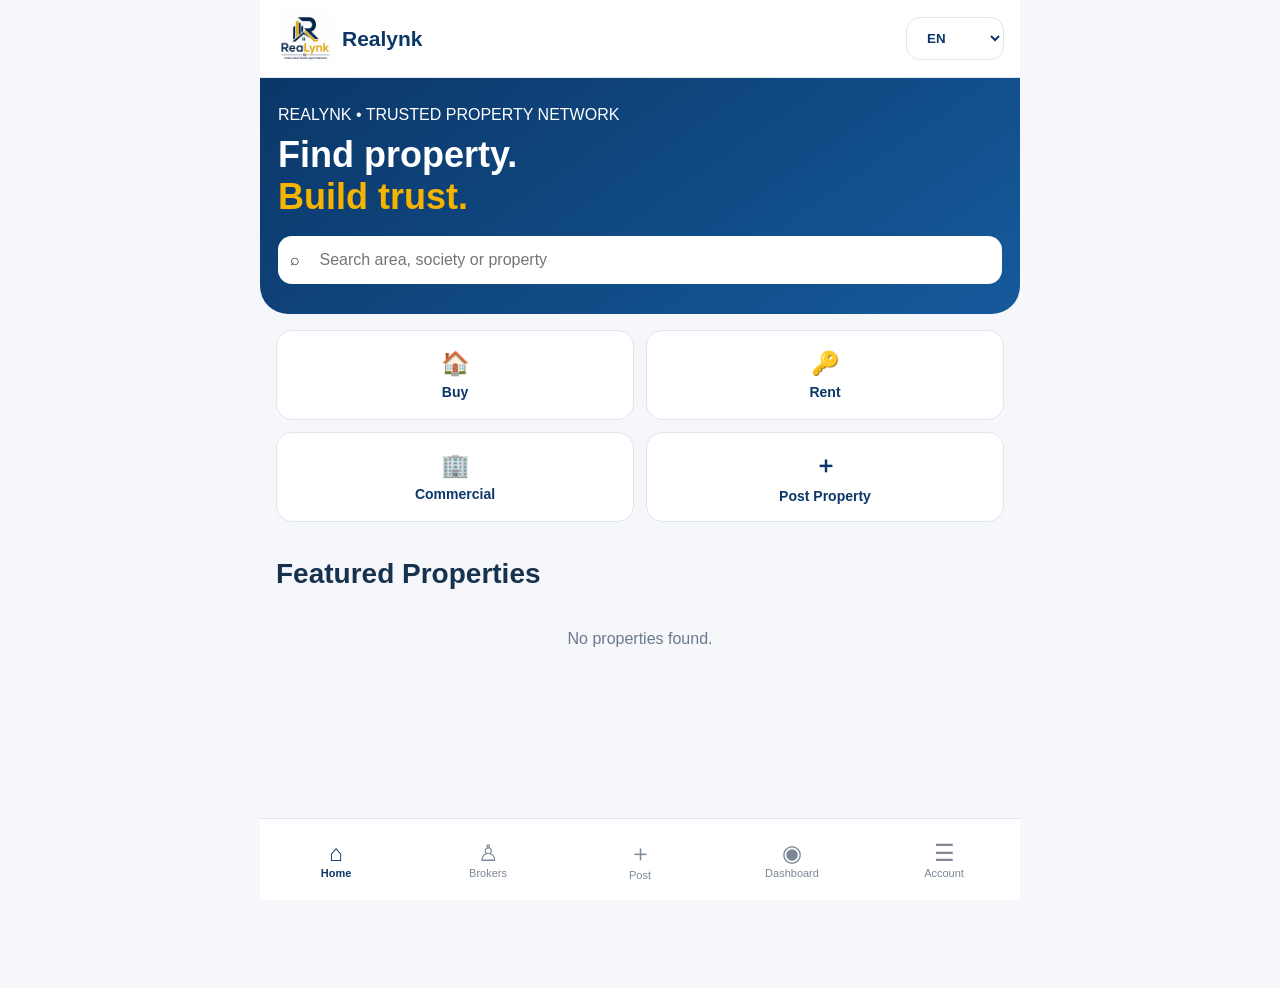
<file: fixed.html>
<!doctype html>
<html lang="en"><head><meta charset="utf-8"><meta name="viewport" content="width=device-width,initial-scale=1,viewport-fit=cover"><meta name="theme-color" content="#0b3768"><title>Realynk - Trusted Property Network</title><style>:root{--navy:#0b3768;--gold:#f4b400;--bg:#f5f7fb;--text:#17324d;--line:#dfe6ee;--muted:#6b7a8c}*{box-sizing:border-box}html,body{margin:0;padding:0;background:var(--bg);color:var(--text);font-family:Arial,sans-serif}body{padding-bottom:88px}.app{max-width:760px;margin:auto;min-height:100vh}.top{height:78px;background:#fff;border-bottom:1px solid var(--line);display:flex;align-items:center;justify-content:space-between;padding:8px 16px;position:sticky;top:0;z-index:10}.brand{display:flex;align-items:center;gap:8px;color:var(--navy);font-weight:800;font-size:21px}.logo{width:58px;height:58px;object-fit:contain}.lang{border:1px solid var(--line);border-radius:14px;background:#fff;padding:12px 16px;color:var(--navy);font-weight:700}.screen{display:none;padding-bottom:20px}.screen.active{display:block}.hero{background:linear-gradient(145deg,#0b3768,#155a9c);color:#fff;padding:28px 18px 30px;border-radius:0 0 28px 28px}.hero h1{font-size:36px;margin:10px 0 18px}.hero h1 span{color:var(--gold)}.search{background:#fff;border-radius:14px;padding:0 12px;color:#333}.search input{border:0;outline:0;width:90%;padding:15px;font-size:16px}.quick{display:grid;grid-template-columns:1fr 1fr;gap:12px;padding:16px}.quick button,.panel{background:#fff;border:1px solid var(--line);border-radius:16px}.quick button{min-height:90px;color:var(--navy);font-weight:800;font-size:23px}.quick b{display:block;font-size:14px;margin-top:7px}.page{padding:16px}.page h2{font-size:28px;margin:4px 0 16px}.panel{padding:16px;margin:12px 0}.field{margin:14px 0}.field label{display:block;font-weight:700;margin-bottom:7px}.field input,.field textarea,.field select{width:100%;padding:14px;border:1px solid #cfd9e5;border-radius:11px;background:#fff;outline:none;font-size:16px}.field textarea{min-height:110px;resize:vertical}.primary,.back{border-radius:11px;padding:14px;font-weight:800}.primary{border:0;background:var(--navy);color:#fff}.back{background:#fff;border:1px solid var(--line);color:var(--navy);font-size:20px}.full{width:100%}.stats{display:grid;grid-template-columns:repeat(3,1fr);gap:8px}.stat{background:#fff;border:1px solid var(--line);border-radius:12px;padding:12px;text-align:center}.stat b{display:block;font-size:22px;color:var(--navy)}.empty{text-align:center;color:var(--muted);padding:24px}.bottom{position:fixed;bottom:0;left:50%;transform:translateX(-50%);width:min(760px,100%);height:82px;background:#fff;border-top:1px solid var(--line);display:grid;grid-template-columns:repeat(5,1fr);z-index:30}.bottom button{border:0;background:#fff;color:#7b8795;font-size:23px}.bottom button.active{color:var(--navy);font-weight:800}.bottom small{display:block;font-size:11px}.mediaBox{border:1px dashed #9fb4c8;border-radius:14px;padding:14px;background:#f8fbff}.mediaBtns{display:grid;grid-template-columns:1fr 1fr;gap:10px}.uploadBtn{display:flex;align-items:center;justify-content:center;min-height:54px;border:1px solid #cfd9e5;border-radius:12px;background:#fff;color:var(--navy);font-weight:800;cursor:pointer}.mediaGrid{display:grid;grid-template-columns:repeat(3,1fr);gap:8px;margin-top:10px}.mediaItem{position:relative;aspect-ratio:1;border-radius:9px;overflow:hidden;background:#ddd}.mediaItem img{width:100%;height:100%;object-fit:cover}.remove{position:absolute;right:4px;top:4px;border:0;border-radius:50%;background:#fff;color:#b42318;width:28px;height:28px;font-weight:800}.videoPreview{display:none;margin-top:10px;background:#111;border-radius:12px;overflow:hidden}.videoPreview video{width:100%;max-height:260px;display:block}.counter{font-size:12px;font-weight:700;color:var(--navy);margin-top:8px}.notice{font-size:12px;color:var(--muted)}.property h3{margin:0 0 6px}.price{font-weight:800;color:var(--navy);font-size:18px}.listingMedia{display:flex;gap:7px;margin-top:10px;overflow:auto}.listingMedia img{width:82px;height:62px;object-fit:cover;border-radius:7px}.toast{position:fixed;bottom:96px;left:50%;transform:translateX(-50%);background:#172b42;color:#fff;padding:12px 16px;border-radius:12px;display:none;z-index:50;max-width:90%;text-align:center}</style></head><body><div class="app"><header class="top"><div class="brand"><img class="logo" src="./logo.png" alt="Realynk"><span>Realynk</span></div><select class="lang"><option>EN</option><option>हिन्दी</option><option>मराठी</option><option>ગુજરાતી</option></select></header><section id="home" class="screen active"><div class="hero"><div>REALYNK • TRUSTED PROPERTY NETWORK</div><h1>Find property.<br><span>Build trust.</span></h1><div class="search">⌕ <input id="search" placeholder="Search area, society or property"></div></div><div class="quick"><button id="buy">🏠<b>Buy</b></button><button id="rent">🔑<b>Rent</b></button><button id="commercial">🏢<b>Commercial</b></button><button id="postQuick">＋<b>Post Property</b></button></div><div class="page"><h2>Featured Properties</h2><div id="homeList"></div></div></section><section id="brokers" class="screen"><div class="page"><button class="back" data-back="home">←</button><h2>Brokers</h2><div class="panel"><b>Realynk Broker Network</b><p>Connect with property brokers and share opportunities.</p></div></div></section><section id="post" class="screen"><div class="page"><button class="back" data-back="home">←</button><h2>Post Property</h2><div class="panel"><div class="field"><label>Property Title</label><input id="title" placeholder="e.g. 2 BHK Near Metro"></div><div class="field"><label>Area / Location</label><input id="area" placeholder="Mira Road East"></div><div class="field"><label>Listing Type</label><select id="type"><option>Buy</option><option>Rent</option><option>Commercial</option></select></div><div class="field"><label>Price / Rent</label><input id="price" placeholder="₹25,000 / month"></div><div class="field"><label>Description</label><textarea id="desc" placeholder="Property details"></textarea></div><div class="field"><label>Contact / WhatsApp</label><input id="phone" value="9658364364"></div><div class="field"><label>Property Photos & Video</label><div class="mediaBox"><div class="mediaBtns"><label class="uploadBtn">📷 Add Photos<input id="photos" type="file" accept="image/*" multiple></label><label class="uploadBtn">🎥 Add Video<input id="video" type="file" accept="video/*"></label></div><div id="counter" class="counter">0 / 10 photos selected</div><div id="photoGrid" class="mediaGrid"></div><div id="videoBox" class="videoPreview"><video id="videoPlayer" controls playsinline></video></div><p class="notice">Maximum 10 photos. Video maximum 60 seconds.</p></div></div><button id="submit" class="primary full">Submit Property</button></div></div></section><section id="dashboard" class="screen"><div class="page"><button class="back" data-back="home">←</button><h2>Agent Dashboard</h2><div class="stats"><div class="stat"><b id="count">0</b><span>My Listings</span></div><div class="stat"><b>0</b><span>New Leads</span></div><div class="stat"><b>0</b><span>Favorites</span></div></div><div class="panel"><button id="add" class="primary full">＋ Add Property</button></div><div id="myList"></div></div></section><section id="account" class="screen"><div class="page"><button class="back" data-back="home">←</button><h2>Account</h2><div class="panel"><b>Broker / Agent</b><div class="field"><label>Mobile Number</label><input value="9658364364"></div><div class="field"><label>Name</label><input placeholder="Your name"></div></div></div></section><nav class="bottom"><button data-nav="home" class="active">⌂<small>Home</small></button><button data-nav="brokers">♙<small>Brokers</small></button><button data-nav="post">＋<small>Post</small></button><button data-nav="dashboard">◉<small>Dashboard</small></button><button data-nav="account">☰<small>Account</small></button></nav></div><div id="toast" class="toast"></div><script>(function(){var properties=[];try{properties=JSON.parse(localStorage.getItem('realynkProperties')||'[]');if(!Array.isArray(properties))properties=[]}catch(e){properties=[]}var photos=[],videoFile=null,videoUrl=null;function $(id){return document.getElementById(id)}function toast(m){var t=$('toast');t.textContent=m;t.style.display='block';clearTimeout(window._t);window._t=setTimeout(function(){t.style.display='none'},2500)}function esc(v){return String(v||'').replace(/[&<>"']/g,function(c){return c==='&'?'&amp;':c==='<'?'&lt;':c==='>'?'&gt;':c==='"'?'&quot;':'&#39;'})}function card(p){return '<div class="panel property"><h3>'+esc(p.title)+'</h3><div>📍 '+esc(p.area)+'</div><div class="price">'+esc(p.price)+'</div><div>'+esc(p.type)+' • '+esc(p.desc)+'</div></div>'}function render(){var q=($('search').value||'').toLowerCase();var list=properties.filter(function(p){return !q||[p.title,p.area,p.type,p.desc].join(' ').toLowerCase().indexOf(q)>=0});$('homeList').innerHTML=list.length?list.map(card).join(''):'<div class="empty">No properties found.</div>'}function dashboard(){var mine=properties.filter(function(p){return p.mine});$('count').textContent=mine.length;$('myList').innerHTML=mine.length?mine.map(card).join(''):'<div class="empty">Your posted properties will appear here.</div>'}function show(id){document.querySelectorAll('.screen').forEach(function(s){s.classList.remove('active')});var el=$(id);if(!el)return;el.classList.add('active');document.querySelectorAll('[data-nav]').forEach(function(b){b.classList.toggle('active',b.getAttribute('data-nav')===id)});window.scrollTo(0,0);if(id==='home')render();if(id==='dashboard')dashboard()}document.querySelectorAll('[data-nav]').forEach(function(b){b.onclick=function(){show(b.getAttribute('data-nav'))}});document.querySelectorAll('[data-back]').forEach(function(b){b.onclick=function(){show(b.getAttribute('data-back'))}});$('postQuick').onclick=function(){show('post')};$('add').onclick=function(){show('post')};$('search').oninput=render;$('buy').onclick=function(){$('search').value='Buy';show('home')};$('rent').onclick=function(){$('search').value='Rent';show('home')};$('commercial').onclick=function(){$('search').value='Commercial';show('home')};$('photos').onchange=function(e){var a=Array.from(e.target.files||[]).filter(function(f){return f.type.indexOf('image/')===0});if(photos.length+a.length>10){toast('Maximum 10 photos allowed');return}photos=photos.concat(a);var g=$('photoGrid');g.innerHTML='';$('counter').textContent=photos.length+' / 10 photos selected';photos.forEach(function(f,i){var d=document.createElement('div');d.className='mediaItem';var img=document.createElement('img');img.src=URL.createObjectURL(f);var b=document.createElement('button');b.type='button';b.className='remove';b.textContent='×';b.onclick=function(){photos.splice(i,1);$('photos').dispatchEvent(new Event('change'))};d.appendChild(img);d.appendChild(b);g.appendChild(d)})};$('video').onchange=function(e){var f=e.target.files&&e.target.files[0];if(!f)return;var url=URL.createObjectURL(f),v=$('videoPlayer');v.onloadedmetadata=function(){if(v.duration>60){URL.revokeObjectURL(url);v.removeAttribute('src');$('videoBox').style.display='none';videoFile=null;videoUrl=null;toast('Video must be 60 seconds or less');return}if(videoUrl)URL.revokeObjectURL(videoUrl);videoUrl=url;videoFile=f;$('videoBox').style.display='block';toast('Video added successfully')};v.src=url};$('submit').onclick=function(){var title=$('title').value.trim();if(!title){toast('Please enter Property Title');$('title').focus();return}var p={id:Date.now(),title:title,area:$('area').value.trim(),price:$('price').value.trim(),type:$('type').value,desc:$('desc').value.trim(),phone:$('phone').value.trim(),mine:true,photos:[],videoName:videoFile?videoFile.name:''};var jobs=photos.map(function(f){return new Promise(function(resolve){var r=new FileReader();r.onload=function(){resolve(r.result)};r.readAsDataURL(f)})});Promise.all(jobs).then(function(arr){p.photos=arr;try{properties.unshift(p);localStorage.setItem('realynkProperties',JSON.stringify(properties));toast('Property posted successfully');$('title').value='';$('area').value='';$('price').value='';$('desc').value='';photos=[];videoFile=null;show('dashboard')}catch(e){toast('Photo files are too large. Please use fewer/smaller photos.')}})};render()})();</script></body></html>
</file>
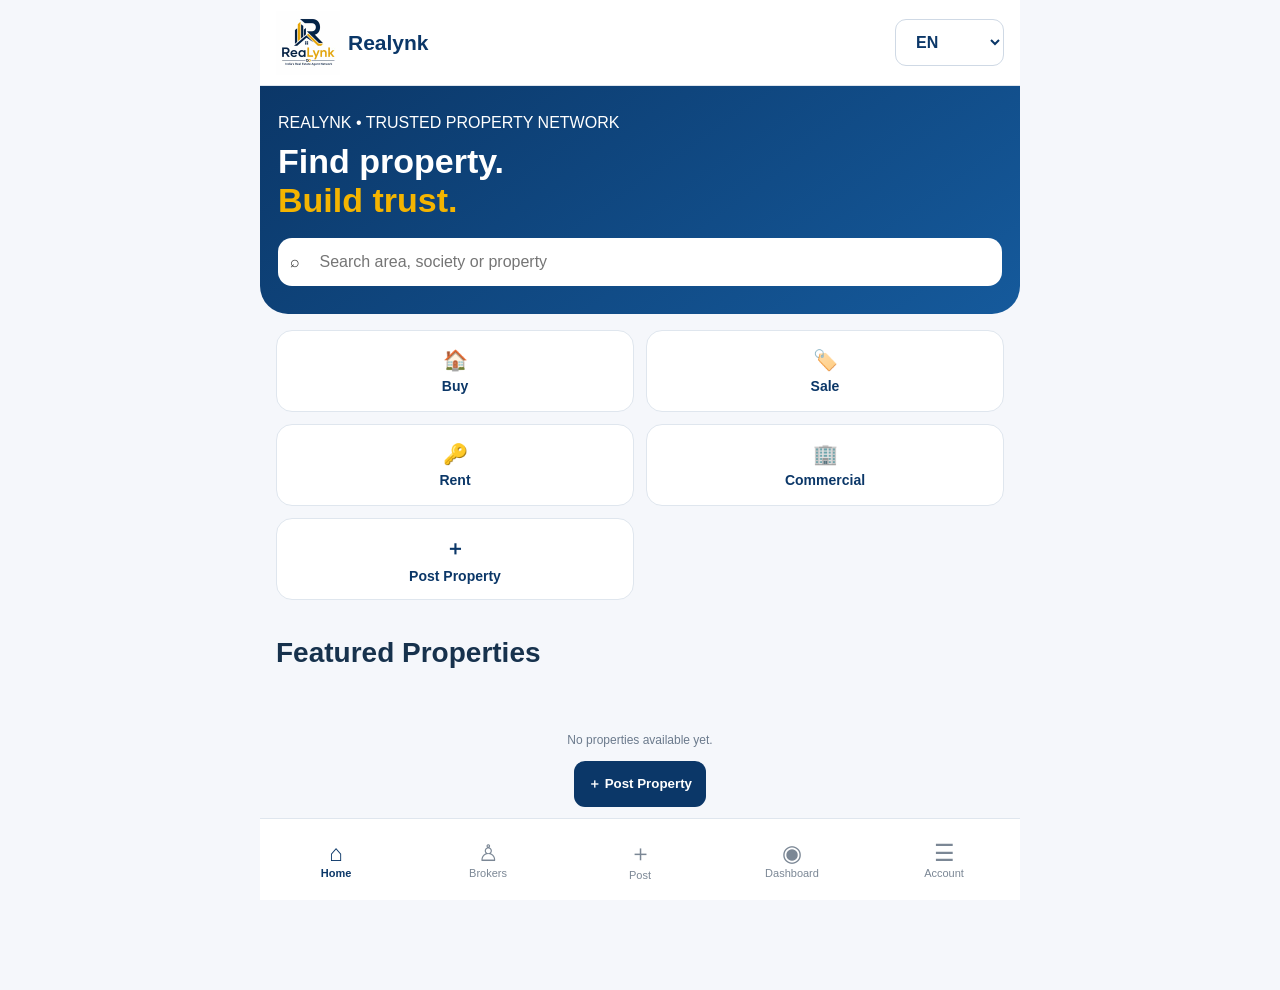
<file: realynk-v2.html>
<!doctype html><html lang="en"><head><meta charset="utf-8"><meta name="viewport" content="width=device-width,initial-scale=1,viewport-fit=cover"><meta name="theme-color" content="#0b3768"><title>Realynk — Property Network</title><style>:root{--n:#0b3768;--g:#f4b400;--bg:#f5f7fb;--line:#dfe6ee;--muted:#6b7a8c}*{box-sizing:border-box}body{margin:0;background:var(--bg);color:#17324d;font-family:Arial,sans-serif;padding-bottom:90px}.app{max-width:760px;margin:auto;min-height:100vh}.top{height:86px;background:#fff;border-bottom:1px solid var(--line);display:flex;align-items:center;justify-content:space-between;padding:10px 16px;position:sticky;top:0;z-index:10}.logo{width:64px;height:64px;object-fit:contain}.brand{display:flex;align-items:center;gap:8px;font-weight:800;font-size:21px;color:var(--n)}select,input,textarea{font:inherit}.lang,.field input,.field textarea,.field select{border:1px solid #cfd9e5;border-radius:11px;background:#fff;padding:14px}.lang{padding:13px 16px;color:var(--n);font-weight:700}.screen{display:none}.screen.active{display:block}.hero{background:linear-gradient(145deg,#0b3768,#155a9c);color:#fff;padding:28px 18px;border-radius:0 0 28px 28px}.hero h1{font-size:34px;margin:10px 0 18px}.hero span{color:var(--g)}.search{background:#fff;border-radius:14px;padding:0 12px;color:#333}.search input{border:0;outline:0;width:90%;padding:15px}.quick{display:grid;grid-template-columns:repeat(2,1fr);gap:12px;padding:16px}.quick button,.panel{background:#fff;border:1px solid var(--line);border-radius:16px}.quick button{min-height:82px;color:var(--n);font-weight:800;font-size:20px;cursor:pointer}.quick button.active{border:2px solid var(--g);background:#fffaf0}.quick b{display:block;font-size:14px;margin-top:6px}.page{padding:16px}.page h2{font-size:28px;margin:5px 0 16px}.panel{padding:16px;margin:12px 0}.field{margin:14px 0}.field label{display:block;font-weight:700;margin-bottom:7px}.field input,.field textarea,.field select{width:100%}.field textarea{min-height:110px}.primary,.back{border-radius:11px;padding:14px;font-weight:800;cursor:pointer}.primary{border:0;background:var(--n);color:#fff}.back{background:#fff;border:1px solid var(--line);color:var(--n);font-size:20px}.full{width:100%}.bottom{position:fixed;bottom:0;left:50%;transform:translateX(-50%);width:min(760px,100%);height:82px;background:#fff;border-top:1px solid var(--line);display:grid;grid-template-columns:repeat(5,1fr);z-index:30}.bottom button{border:0;background:#fff;color:#7b8795;font-size:23px;cursor:pointer}.bottom button.active{color:var(--n);font-weight:800}.bottom small{display:block;font-size:11px}.mediaBox{border:1px dashed #9fb4c8;border-radius:14px;padding:14px;background:#f8fbff}.mediaBtns{display:grid;grid-template-columns:1fr 1fr;gap:10px}.uploadBtn{display:flex;align-items:center;justify-content:center;min-height:54px;border:1px solid #cfd9e5;border-radius:12px;background:#fff;color:var(--n);font-weight:800;cursor:pointer}.uploadBtn input{display:none}.mediaGrid{display:grid;grid-template-columns:repeat(3,1fr);gap:8px;margin-top:10px}.mediaItem{position:relative;aspect-ratio:1;overflow:hidden;border-radius:9px;background:#ddd}.mediaItem img{width:100%;height:100%;object-fit:cover}.remove{position:absolute;right:4px;top:4px;border:0;border-radius:50%;background:#fff;color:#b42318;width:28px;height:28px;font-weight:800}.videoPreview{display:none;margin-top:10px;background:#111;border-radius:12px;overflow:hidden}.videoPreview video{width:100%;max-height:260px;display:block}.counter{font-size:12px;font-weight:700;color:var(--n);margin-top:8px}.notice,.empty{font-size:12px;color:var(--muted)}.empty{text-align:center;padding:24px}.filter{display:flex;gap:8px;align-items:center;margin:0 16px 4px;background:#fff;border:1px solid var(--line);border-radius:12px;padding:10px}.filter strong{flex:1;color:var(--n)}.clear{border:1px solid var(--line);background:#fff;border-radius:9px;padding:8px 12px;color:var(--n);font-weight:700}.property h3{margin:0 0 6px}.price{font-weight:800;color:var(--n);font-size:18px}.listingMedia{display:flex;gap:6px;overflow:auto;margin-top:8px}.listingMedia img{width:80px;height:60px;object-fit:cover;border-radius:7px}.toast{position:fixed;bottom:96px;left:50%;transform:translateX(-50%);background:#172b42;color:#fff;padding:12px 16px;border-radius:12px;display:none;z-index:50;max-width:90%;text-align:center}</style></head><body><div class="app"><header class="top"><div class="brand"><img class="logo" src="./logo.png"><span>Realynk</span></div><select class="lang"><option>EN</option><option>हिन्दी</option><option>मराठी</option><option>ગુજરાતી</option></select></header><main><section id="home" class="screen active"><div class="hero"><div>REALYNK • TRUSTED PROPERTY NETWORK</div><h1>Find property.<br><span>Build trust.</span></h1><div class="search">⌕ <input id="search" placeholder="Search area, society or property"></div></div><div class="quick"><button id="buy">🏠<b>Buy</b></button><button id="sale">🏷️<b>Sale</b></button><button id="rent">🔑<b>Rent</b></button><button id="commercial">🏢<b>Commercial</b></button><button id="postQuick">＋<b>Post Property</b></button></div><div id="filter" class="filter" style="display:none"><strong id="filterTitle"></strong><button id="clear" class="clear">Show All</button></div><div class="page"><h2>Featured Properties</h2><div id="homeList" class="empty">No properties posted yet.</div></div></section><section id="brokers" class="screen"><div class="page"><button class="back" data-back="home">←</button><h2>Brokers</h2><div class="panel"><b>Realynk Broker Network</b><p>Connect with property brokers and share opportunities.</p><button class="primary full" id="brokerPost">＋ Post Property</button></div></div></section><section id="post" class="screen"><div class="page"><button class="back" data-back="home">←</button><h2>Post Property</h2><div class="panel"><div class="field"><label>Property Title</label><input id="title" placeholder="e.g. 2 BHK Near Metro"></div><div class="field"><label>Area / Location</label><input id="area" placeholder="Mira Road East"></div><div class="field"><label>Listing Type</label><select id="type"><option>Buy</option><option>Sale</option><option>Rent</option><option>Commercial</option></select></div><div class="field"><label>Price / Rent</label><input id="price" placeholder="₹25,000 / month"></div><div class="field"><label>Description</label><textarea id="desc" placeholder="Property details"></textarea></div><div class="field"><label>Contact / WhatsApp</label><input id="phone" value="9658364364"></div><div class="field"><label>Property Photos & Video</label><div class="mediaBox"><div class="mediaBtns"><label class="uploadBtn">📷 Add Photos<input id="photos" type="file" accept="image/*" multiple></label><label class="uploadBtn">🎥 Add Video<input id="video" type="file" accept="video/*"></label></div><div id="counter" class="counter">0 / 10 photos selected</div><div id="photoGrid" class="mediaGrid"></div><div id="videoBox" class="videoPreview"><video id="videoPlayer" controls playsinline></video></div><p class="notice">Maximum 10 photos. Video maximum 60 seconds.</p></div></div><button id="submit" class="primary full">Submit Property</button></div></div></section><section id="dashboard" class="screen"><div class="page"><button class="back" data-back="home">←</button><h2>Agent Dashboard</h2><div class="panel"><button id="add" class="primary full">＋ Add Property</button></div><div id="myList"></div></div></section><section id="account" class="screen"><div class="page"><button class="back" data-back="home">←</button><h2>Account</h2><div class="panel"><div class="field"><label>Name</label><input id="agentName" placeholder="Your name"></div><button class="primary full" id="saveAccount">Save Account</button></div></div></section></main><nav class="bottom"><button data-nav="home" class="active">⌂<small>Home</small></button><button data-nav="brokers">♙<small>Brokers</small></button><button data-nav="post">＋<small>Post</small></button><button data-nav="dashboard">◉<small>Dashboard</small></button><button data-nav="account">☰<small>Account</small></button></nav></div><div id="toast" class="toast"></div><script>(()=>{let P=[];try{P=JSON.parse(localStorage.getItem('realynkProperties')||'[]');if(!Array.isArray(P))P=[]}catch(e){P=[]}let photos=[],videoFile=null,filter='';const $=id=>document.getElementById(id);const toast=m=>{let t=$('toast');t.textContent=m;t.style.display='block';clearTimeout(window.__t);window.__t=setTimeout(()=>t.style.display='none',2200)};const esc=v=>String(v||'').replace(/[&<>"']/g,c=>({'&':'&amp;','<':'&lt;','>':'&gt;','"':'&quot;',"'":'&#39;'}[c]));function show(id){document.querySelectorAll('.screen').forEach(s=>s.classList.remove('active'));$(id).classList.add('active');document.querySelectorAll('[data-nav]').forEach(b=>b.classList.toggle('active',b.dataset.nav===id));scrollTo(0,0);if(id==='home')render();if(id==='dashboard')dash()}function render(){let q=$('search').value.trim().toLowerCase();let list=P.filter(p=>(!filter||String(p.type).toLowerCase()===filter.toLowerCase())&&(!q||[p.title,p.area,p.type,p.desc].join(' ').toLowerCase().includes(q)));$('filter').style.display=filter?'flex':'none';$('filterTitle').textContent=filter+' Properties';$('homeList').innerHTML=list.length?list.map(card).join(''):`<div class="empty">No ${filter?filter.toLowerCase()+' ':''}properties available yet.<br><br><button class="primary" id="emptyPost">＋ Post Property</button></div>`;let b=$('emptyPost');if(b)b.onclick=()=>show('post')}function card(p){let media=(p.photos||[]).map(x=>`<img src="${x}">`).join('');return `<div class="panel property"><h3>${esc(p.title)}</h3><div>📍 ${esc(p.area)}</div><div class="price">${esc(p.price||'Price on request')}</div><div>${esc(p.type)} • ${esc(p.desc)}</div>${media?`<div class="listingMedia">${media}</div>`:''}<div style="margin-top:8px"><button class="primary" onclick="location.href='https://wa.me/91${esc(p.phone||'9658364364')}'">WhatsApp</button></div></div>`}function setFilter(t){filter=t;$('search').value='';document.querySelectorAll('.quick button').forEach(b=>b.classList.remove('active'));let id={Buy:'buy',Sale:'sale',Rent:'rent',Commercial:'commercial'}[t];$(id).classList.add('active');show('home')}function dash(){let m=P.filter(p=>p.mine);$('myList').innerHTML=m.length?m.map(card).join(''):'<div class="empty">Your posted properties will appear here.<br><br><button class="primary" id="dashPost">＋ Post Property</button></div>';let b=$('dashPost');if(b)b.onclick=()=>show('post')}document.querySelectorAll('[data-nav]').forEach(b=>b.onclick=()=>show(b.dataset.nav));document.querySelectorAll('[data-back]').forEach(b=>b.onclick=()=>show(b.dataset.back));$('postQuick').onclick=()=>show('post');$('brokerPost').onclick=()=>show('post');$('add').onclick=()=>show('post');$('buy').onclick=()=>setFilter('Buy');$('sale').onclick=()=>setFilter('Sale');$('rent').onclick=()=>setFilter('Rent');$('commercial').onclick=()=>setFilter('Commercial');$('clear').onclick=()=>{filter='';render()};$('search').oninput=()=>{filter='';render()};$('photos').onchange=e=>{let fs=[...e.target.files].filter(f=>f.type.startsWith('image/'));if(photos.length+fs.length>10)return toast('Maximum 10 photos allowed');photos.push(...fs);draw()};function draw(){$('counter').textContent=`${photos.length} / 10 photos selected`;$('photoGrid').innerHTML='';photos.forEach((f,i)=>{let d=document.createElement('div');d.className='mediaItem';let im=document.createElement('img');im.src=URL.createObjectURL(f);let x=document.createElement('button');x.className='remove';x.textContent='×';x.onclick=()=>{photos.splice(i,1);draw()};d.append(im,x);$('photoGrid').append(d)})}$('video').onchange=e=>{let f=e.target.files?.[0];if(!f)return;let u=URL.createObjectURL(f),v=$('videoPlayer');v.onloadedmetadata=()=>{if(v.duration>60){toast('Video must be 60 seconds or less');v.removeAttribute('src');$('videoBox').style.display='none';videoFile=null;return}videoFile=f;v.src=u;$('videoBox').style.display='block';toast('Video added successfully')};v.src=u};$('submit').onclick=async()=>{let title=$('title').value.trim();if(!title)return toast('Please enter Property Title');let p={id:Date.now(),title,area:$('area').value.trim(),price:$('price').value.trim(),type:$('type').value,desc:$('desc').value.trim(),phone:$('phone').value.trim(),mine:true,photos:[]};p.photos=await Promise.all(photos.map(f=>new Promise(r=>{let fr=new FileReader();fr.onload=()=>r(fr.result);fr.readAsDataURL(f)})));try{P.unshift(p);localStorage.setItem('realynkProperties',JSON.stringify(P));toast('Property posted successfully');photos=[];videoFile=null;$('photoGrid').innerHTML='';$('counter').textContent='0 / 10 photos selected';$('videoBox').style.display='none';['title','area','price','desc'].forEach(id=>$(id).value='');show('dashboard')}catch(e){toast('Storage full. Please use fewer/smaller photos')}};$('saveAccount').onclick=()=>{localStorage.setItem('realynkAgentName',$('agentName').value.trim());toast('Account saved successfully')};let saved=localStorage.getItem('realynkAgentName');if(saved)$('agentName').value=saved;render()})();</script></body></html>
</file>
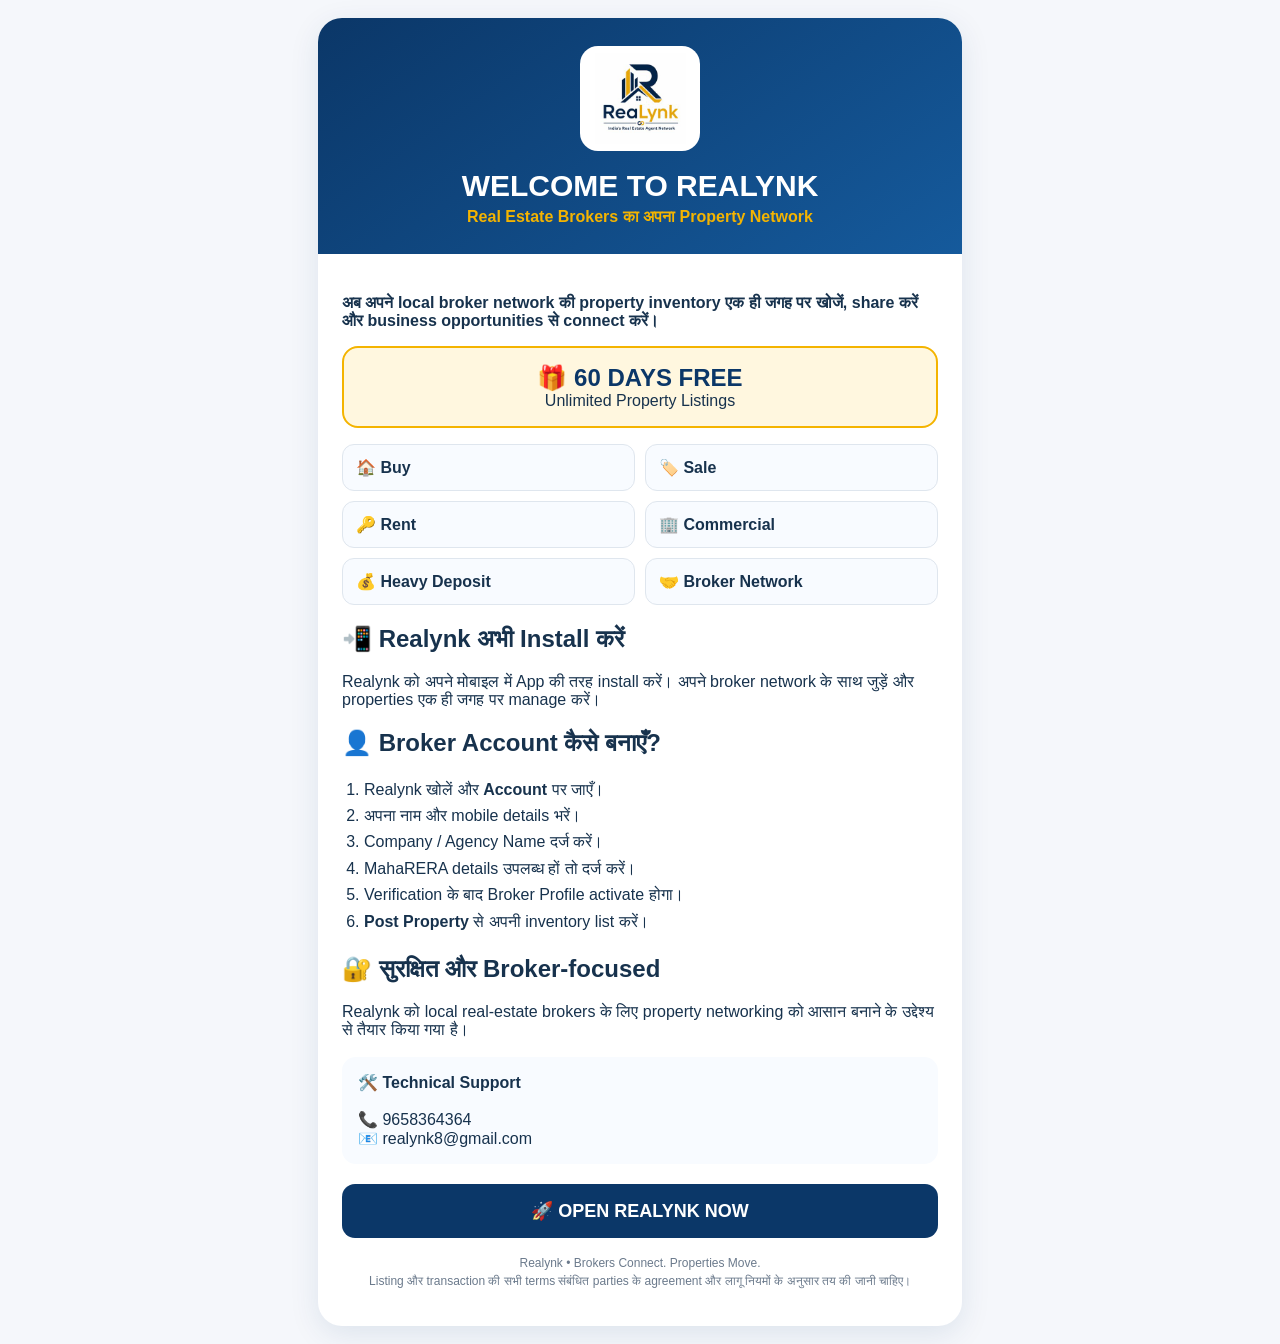
<file: welcome.html>
<!doctype html>
<html lang="hi">
<head>
<meta charset="utf-8"><meta name="viewport" content="width=device-width,initial-scale=1">
<meta name="theme-color" content="#0b3768"><title>Welcome to Realynk</title>
<style>
*{box-sizing:border-box}body{margin:0;background:#f5f7fb;color:#17324d;font-family:Arial,sans-serif}.wrap{max-width:680px;margin:auto;padding:18px}.card{background:#fff;border-radius:24px;overflow:hidden;box-shadow:0 8px 30px #0b37681a}.head{background:linear-gradient(145deg,#0b3768,#155a9c);color:#fff;text-align:center;padding:28px 20px}.logo{width:120px;height:105px;object-fit:contain;background:#fff;border-radius:18px;padding:7px}.head h1{margin:14px 0 5px;font-size:30px}.head p{margin:0;color:#f4b400;font-weight:800}.body{padding:24px}.offer{background:#fff7df;border:2px solid #f4b400;border-radius:16px;padding:16px;text-align:center;margin:16px 0}.offer strong{font-size:24px;color:#0b3768}.features{display:grid;grid-template-columns:1fr 1fr;gap:10px}.item{padding:13px;background:#f8fbff;border:1px solid #dfe6ee;border-radius:12px;font-weight:700}.steps{line-height:1.65;padding-left:22px}.support{background:#f8fbff;border-radius:14px;padding:16px;margin-top:18px}.cta{display:block;text-align:center;background:#0b3768;color:#fff;text-decoration:none;border-radius:13px;padding:16px;font-weight:800;font-size:18px;margin-top:20px}.small{text-align:center;color:#6b7a8c;font-size:12px;margin-top:16px;line-height:1.5}@media(max-width:480px){.features{grid-template-columns:1fr}.head h1{font-size:26px}}
</style></head>
<body><div class="wrap"><div class="card">
<div class="head"><img class="logo" src="./logo.png" alt="REALYNK"><h1>WELCOME TO REALYNK</h1><p>Real Estate Brokers का अपना Property Network</p></div>
<div class="body">
<p><b>अब अपने local broker network की property inventory एक ही जगह पर खोजें, share करें और business opportunities से connect करें।</b></p>
<div class="offer"><strong>🎁 60 DAYS FREE</strong><br>Unlimited Property Listings</div>
<div class="features"><div class="item">🏠 Buy</div><div class="item">🏷️ Sale</div><div class="item">🔑 Rent</div><div class="item">🏢 Commercial</div><div class="item">💰 Heavy Deposit</div><div class="item">🤝 Broker Network</div></div>
<h2>📲 Realynk अभी Install करें</h2><p>Realynk को अपने मोबाइल में App की तरह install करें। अपने broker network के साथ जुड़ें और properties एक ही जगह पर manage करें।</p>
<h2>👤 Broker Account कैसे बनाएँ?</h2><ol class="steps"><li>Realynk खोलें और <b>Account</b> पर जाएँ।</li><li>अपना नाम और mobile details भरें।</li><li>Company / Agency Name दर्ज करें।</li><li>MahaRERA details उपलब्ध हों तो दर्ज करें।</li><li>Verification के बाद Broker Profile activate होगा।</li><li><b>Post Property</b> से अपनी inventory list करें।</li></ol>
<h2>🔐 सुरक्षित और Broker-focused</h2><p>Realynk को local real-estate brokers के लिए property networking को आसान बनाने के उद्देश्य से तैयार किया गया है।</p>
<div class="support"><b>🛠️ Technical Support</b><br><br>📞 9658364364<br>📧 realynk8@gmail.com</div>
<a class="cta" href="./">🚀 OPEN REALYNK NOW</a>
<p class="small">Realynk • Brokers Connect. Properties Move.<br>Listing और transaction की सभी terms संबंधित parties के agreement और लागू नियमों के अनुसार तय की जानी चाहिए।</p>
</div></div></div></body></html>
</file>
